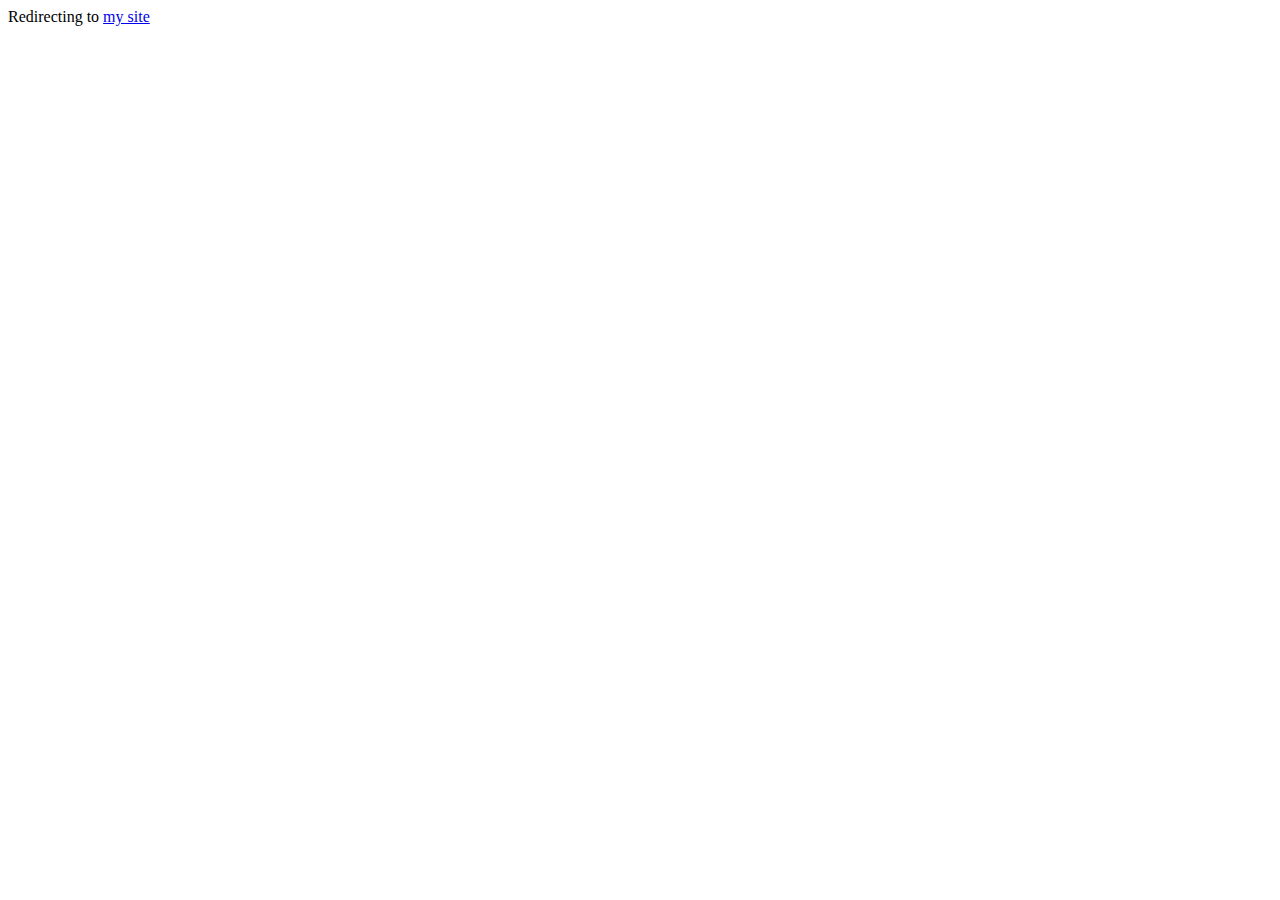
<file: index.html>
<html>
<head>
<title>Lucy R. Chai</title>
<meta http-equiv="refresh" content="1; URL=http://people.csail.mit.edu/lrchai/">
<meta name="keywords" content="automatic redirection">
</head>
<body>
Redirecting to
<a href="http://people.csail.mit.edu/lrchai/">my site</a>
</body>
</html>
</file>
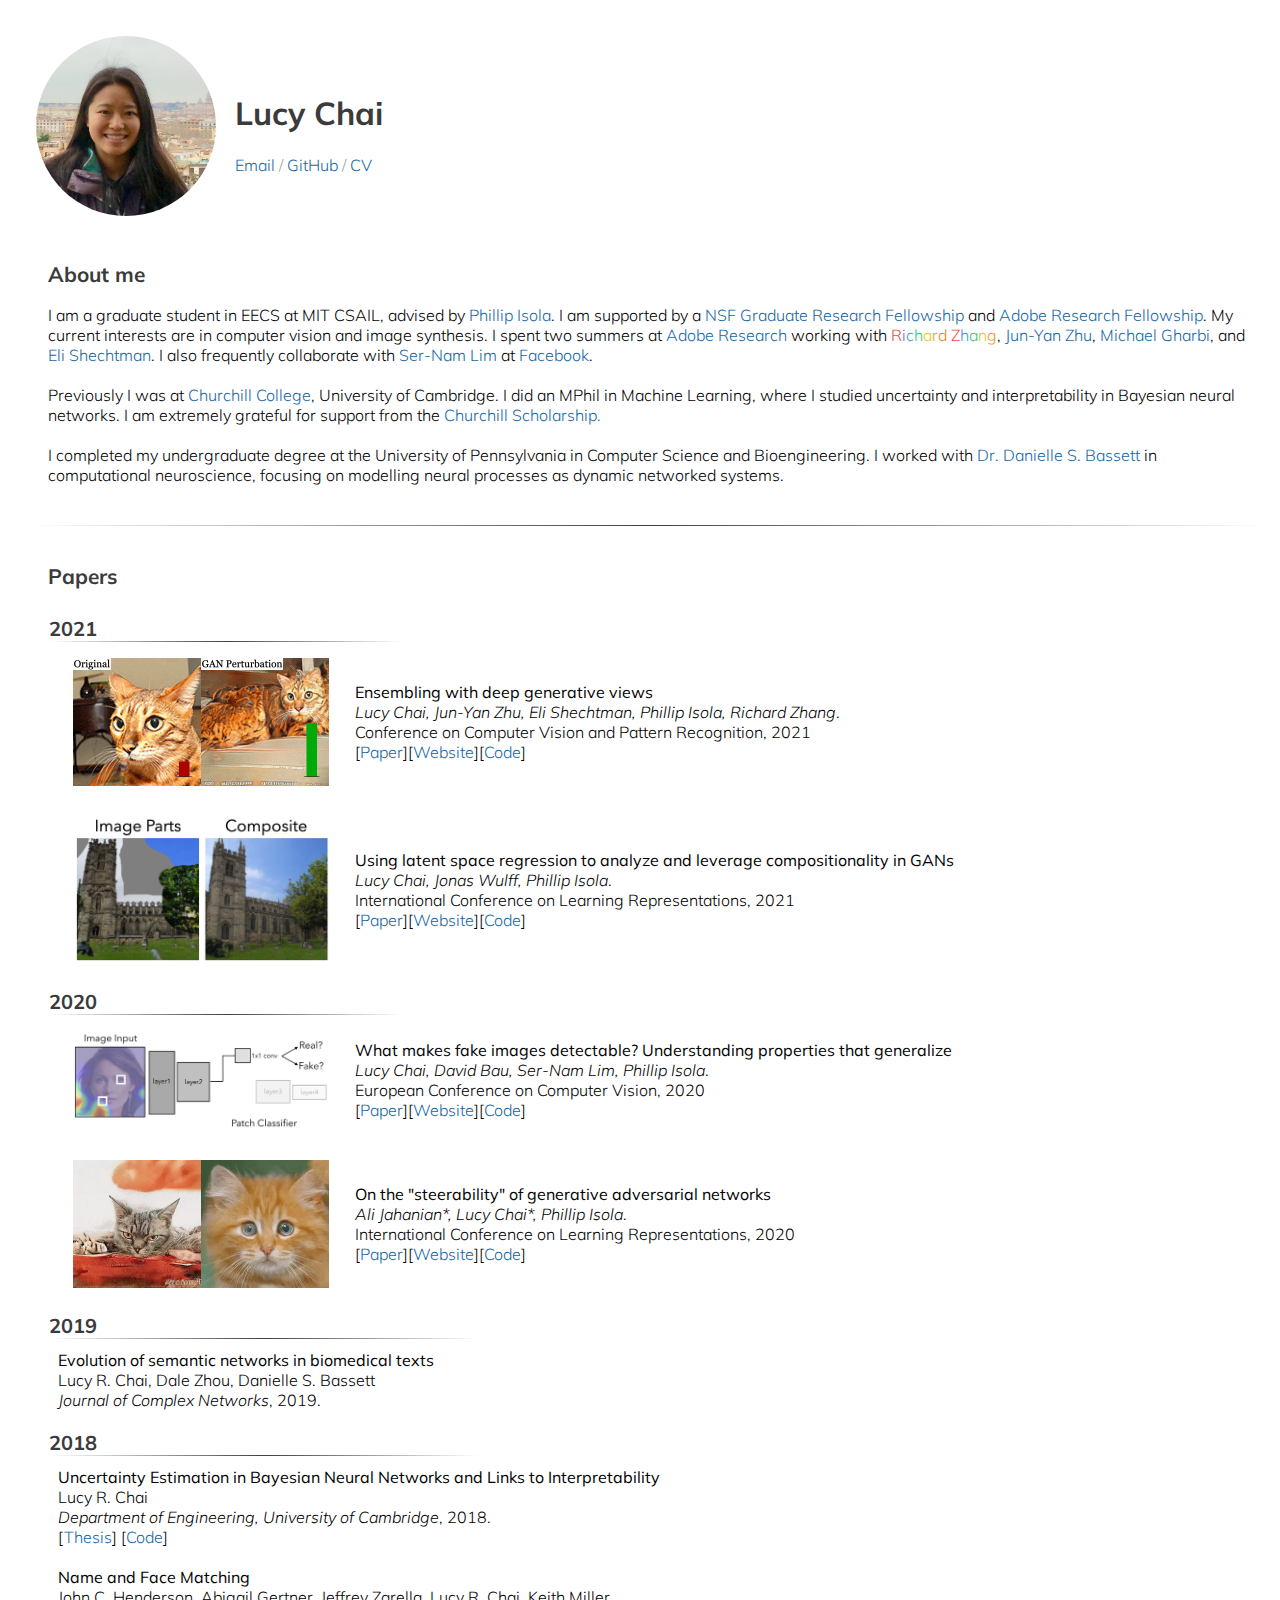
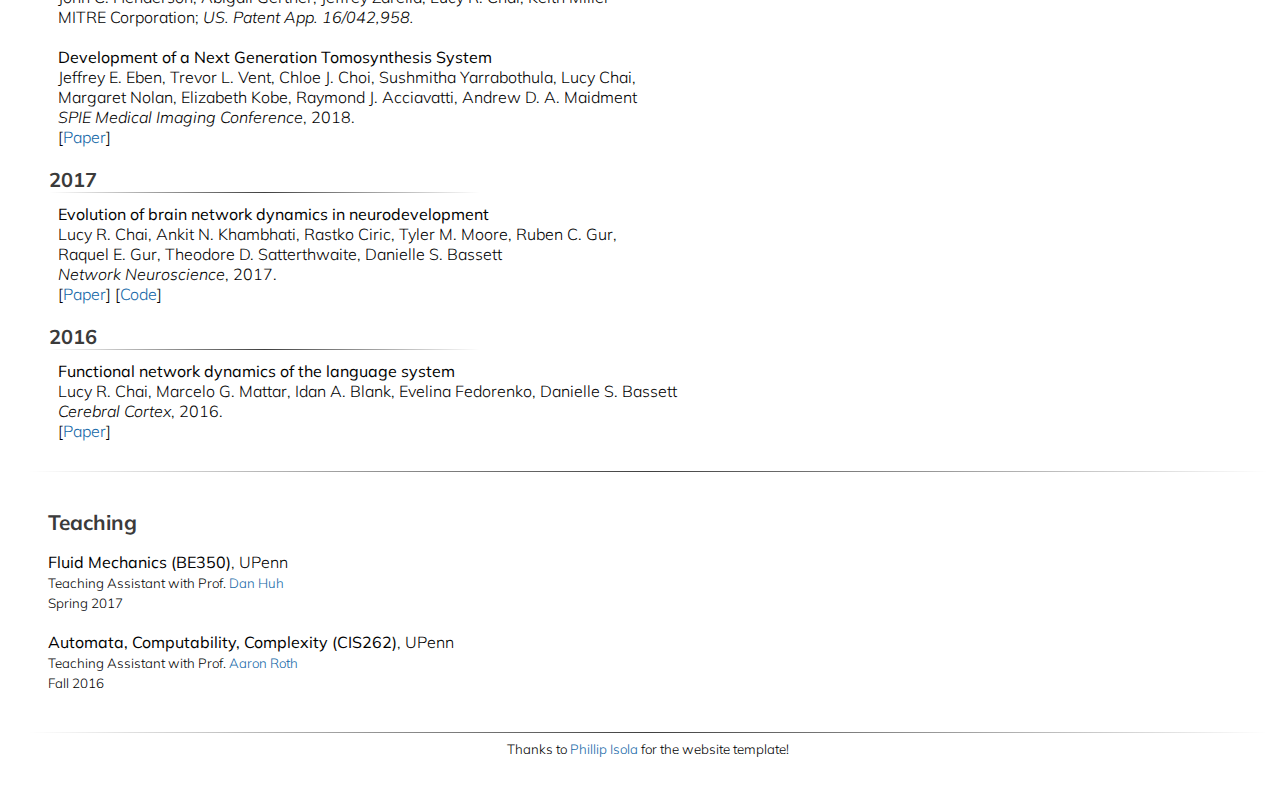
<file: website/index.html>
<!DOCTYPE HTML PUBLIC "-//W3C//DTD HTML 4.0//EN">
<html>
<head>

<title>Lucy Chai</title>
<!-- Global site tag (gtag.js) - Google Analytics -->
<script async src="https://www.googletagmanager.com/gtag/js?id=UA-141284368-1"></script>
<script>
  window.dataLayer = window.dataLayer || [];
  function gtag(){dataLayer.push(arguments);}
  gtag('js', new Date());

  gtag('config', 'UA-141284368-1');
</script>
<link href="https://fonts.googleapis.com/css?family=Muli:400,400i" rel="stylesheet">
<link href="css/stylesheet.css" rel="stylesheet">
</head>


<body>
	<div id="container">

	<div class='section_div'>
	<table id="personal_info">
	<tr>
	<td><img class="photo_of_me" src="img/photo.png" width=180px style="float:left; margin-right:15px"/></td>
	<td>
	<div id="DocInfo">
		<br>
		<h1>Lucy Chai</h1>
		<SCRIPT TYPE="text/javascript">
            <!-- 
            // protected email script by Joe Maller
            // JavaScripts available at http://www.joemaller.com
            // this script is free to use and distribute
            // but please credit me and/or link to my site

            emailE='&#109;&#105;&#116;&#046;&#101;&#100;&#117;'
            emailE=('&#108;&#114;&#099;&#104;&#097;&#105;' + '&#064;' + emailE)
            document.write('<a href="mailto:' + emailE + '">Email</a>')
             //-->
            </script>
            <NOSCRIPT>
                <em>Email address protected by JavaScript.<BR>
                Please enable JavaScript to contact me.</em>
            </NOSCRIPT> / 
		<a href="https://github.com/chail">GitHub</a> / <a href="files/cv_web.pdf">CV</a>
	</div><br>
	</td>
	</tr>
	</table>

<div class='section_div' id="about" style="white-space: normal">
	<h2>About me</h2>
	<p> 
	I am a graduate student in EECS at MIT CSAIL, advised by <a href="http://web.mit.edu/phillipi/">Phillip Isola</a>. I am supported by a <a href="https://www.nsfgrfp.org/">NSF Graduate Research Fellowship</a> and <a href="https://research.adobe.com/fellowship/">Adobe Research Fellowship</a>. My current interests are in computer vision and image synthesis. I spent two summers at <a href="https://research.adobe.com/">Adobe Research</a> working with <a href='https://richzhang.github.io/'> <font color="#E74C3C">R</font><font color="#9B59B6">i</font><font color="#3498DB">c</font><font color="#2ECC71">h</font><font color="#F1C40F">a</font><font color="#F39C12">r</font><font color="#E67E22">d</font><font color="#E74C3C"> Z</font><font color="#3498DB">h</font><font color="#2ECC71">a</font><font color="#F1C40F">n</font><font color="#F39C12">g</font></a>, <a href="https://www.cs.cmu.edu/~junyanz/">Jun-Yan Zhu</a>, <a href="http://mgharbi.com/"</a>Michael Gharbi</a>, and <a href="https://research.adobe.com/person/eli-shechtman/">Eli Shechtman</a>. I also frequently collaborate with <a href="https://ai.facebook.com/people/ser-nam-lim/">Ser-Nam Lim</a> at <a href="https://ai.facebook.com/">Facebook</a>.
	<!-- I am currently studying topics in generative modeling, computer vision, machine learning, and cognitive science. -->

	</p>
	<p> Previously I was at <a href="https://www.chu.cam.ac.uk/">Churchill College</a>, University of Cambridge. I did an MPhil in Machine Learning, where I studied uncertainty and interpretability in Bayesian neural networks. I am extremely grateful for support from the <a href="http://www.winstonchurchillfoundation.org/scholarship.html">Churchill Scholarship.</a>
	</p>
	<p>
 I completed my undergraduate degree at the University of Pennsylvania in Computer Science and Bioengineering. I worked with <a href="https://www.danisbassett.com/">Dr. Danielle S. Bassett</a> in computational neuroscience, focusing on modelling neural processes as dynamic networked systems.
	</p>
	</div>
	<hr>


	<div class='section_div' id="papers">

	<h2>Papers</h2>

<!-- 	<table class="pub_table">
	<tr><td class="year_heading">Preprints<hr class="year_hr_wteaser"></td></tr>
	<tr>
		<td class="pub_td1"><div class="teaser_img_div"><a href="https://ali-design.github.io/gan_steerability/"><img class="teaser_img" src="papers/steerability.gif"/></a></div></td>
		<td class="pub_td2"><b>On the "steerability" of generative adversarial networks
</b><br><i>Ali Jahanian*, Lucy Chai*, Phillip Isola</i>.<br>[<a href="https://arxiv.org/abs/1907.07171">Paper</a>][<a href="https://ali-design.github.io/gan_steerability/">Website</a>][<a href="https://github.com/ali-design/gan_steerability">Code</a>]
	</td>
	</tr>

	</table>
	 -->
	<table class="pub_table">
	<tr><td class="year_heading">2021<hr class="year_hr_wteaser"></td></tr>
	<tr>
		<td class="pub_td1"><div class="teaser_img_div"><a><img class="teaser_img" src="teasers/gan_ensembling.gif"/></a></div></td>
		<td class="pub_td2"><b>Ensembling with deep generative views
		</b><br><i>Lucy Chai, Jun-Yan Zhu, Eli Shechtman, Phillip Isola, Richard Zhang</i>.
		<br>Conference on Computer Vision and Pattern Recognition, 2021
		<br>[<a href="http://arxiv.org/abs/2104.14551">Paper</a>][<a href="https://chail.github.io/gan-ensembling/">Website</a>][<a href="https://github.com/chail/gan-ensembling">Code</a>]
		</td>
	</tr>
	<tr>
		<td class="pub_td1"><div class="teaser_img_div"><a><img class="teaser_img" src="teasers/latent_composition_initial.png"/></a></div></td>
		<td class="pub_td2"><b>Using latent space regression to analyze and leverage compositionality in GANs
		</b><br><i>Lucy Chai, Jonas Wulff, Phillip Isola</i>.
		<br>International Conference on Learning Representations, 2021
		<br>[<a href="https://arxiv.org/abs/2103.10426">Paper</a>][<a href="https://chail.github.io/latent-composition/">Website</a>][<a href="https://github.com/chail/latent-composition">Code</a>]
		</td>
	</tr>
	<tr><td class="year_heading">2020<hr class="year_hr_wteaser"></td></tr>
	<tr>
		<td class="pub_td1"><div class="teaser_img_div"><a href="https://github.com/chail/patch-forensics"><img class="teaser_img" src="teasers/patch_forensics_teaser.jpg"/></a></div></td>
		<td class="pub_td2"><b>What makes fake images detectable? Understanding properties that generalize
		</b><br><i>Lucy Chai, David Bau, Ser-Nam Lim, Phillip Isola</i>.
		<br>European Conference on Computer Vision, 2020
		<br>[<a href="http://arxiv.org/abs/2008.10588">Paper</a>][<a href="https://chail.github.io/patch-forensics/">Website</a>][<a href="https://github.com/chail/patch-forensics">Code</a>]
	</td>
	</tr>
	<tr>
		<td class="pub_td1"><div class="teaser_img_div"><a href="https://ali-design.github.io/gan_steerability/"><img class="teaser_img" src="teasers/steerability.gif"/></a></div></td>
		<td class="pub_td2"><b>On the "steerability" of generative adversarial networks
</b><br><i>Ali Jahanian*, Lucy Chai*, Phillip Isola</i>.
		<br>International Conference on Learning Representations, 2020<br>
		[<a href="https://arxiv.org/abs/1907.07171">Paper</a>][<a href="https://ali-design.github.io/gan_steerability/">Website</a>][<a href="https://github.com/ali-design/gan_steerability">Code</a>]
	</td>
	</tr>

	</table>
	

	<table class="pub_table">
	<tr><td class="year_heading">2019<hr class="year_hr"></td></tr>
	<tr>
		<td class="pub_td2"><b>Evolution of semantic networks in biomedical texts</b><br>Lucy R. Chai, Dale Zhou, Danielle S. Bassett<br><i>Journal of Complex Networks</i>, 2019.<br>
	</td></tr>

	<tr><td class="year_heading">2018<hr class="year_hr"></td></tr>
	<tr>
		<td class="pub_td2"><b>Uncertainty Estimation in Bayesian Neural Networks and Links to Interpretability</b><br>Lucy R. Chai<br><i>Department of Engineering, University of Cambridge</i>, 2018.<br>
			[<a href="files/Chai_thesis.pdf">Thesis</a>] [<a href="https://github.com/chail/InterpretableBayesianUncertainty">Code</a>]
	</td></tr>
	
	<tr>
	<td class="pub_td2"><b>Name and Face Matching</b><br>John C. Henderson, Abigail Gertner, Jeffrey Zarella, Lucy R. Chai, Keith Miller<br>MITRE Corporation; <i>US. Patent App. 16/042,958.</i><br>
	</td></tr>

	<tr>
	<td class="pub_td2"><b>Development of a Next Generation Tomosynthesis System</b><br> Jeffrey E. Eben, Trevor L. Vent, Chloe J. Choi, Sushmitha Yarrabothula, Lucy Chai, <br>Margaret Nolan, Elizabeth Kobe, Raymond J. Acciavatti, Andrew D. A. Maidment <br><i>SPIE Medical Imaging Conference</i>, 2018.<br>
		[<a href="https://www.spiedigitallibrary.org/conference-proceedings-of-spie/10573/105735Q/Development-of-a-next-generation-tomosynthesis-system/10.1117/12.2294931.full">Paper</a>]
	</td></tr>

	<tr><td class="year_heading">2017<hr class="year_hr"></td></tr>
	<tr>
		<td class="pub_td2"><b>Evolution of brain network dynamics in neurodevelopment</b><br>Lucy R. Chai, Ankit N. Khambhati, Rastko Ciric, Tyler M. Moore, Ruben C. Gur, <br>Raquel E. Gur, Theodore D. Satterthwaite, Danielle S. Bassett<br><i>Network Neuroscience</i>, 2017.<br>
			[<a href="https://www.mitpressjournals.org/doi/full/10.1162/NETN_a_00001">Paper</a>] [<a href="https://github.com/chail/NMF_neurodevelopment">Code</a>]
	</td></tr>
	<tr><td class="year_heading">2016<hr class="year_hr"></td></tr>

	<tr>
		<td class="pub_td2"><b>Functional network dynamics of the language system</b><br>Lucy R. Chai, Marcelo G. Mattar, Idan A. Blank, Evelina Fedorenko, Danielle S. Bassett<br><i>Cerebral Cortex</i>, 2016.<br>
			[<a href="https://academic.oup.com/cercor/article/26/11/4148/2374068">Paper</a>] 
		</td></tr>

	</table>

	</div>
	<hr>
	<div class='section_div' id="teaching">
<h2>Teaching</h2>
<span style="font-size: 12pt;">
	<b>Fluid Mechanics (BE350)</b>, UPenn<br>
	<span style="font-size: 10pt;">
		Teaching Assistant with Prof. <a href="https://www.seas.upenn.edu/directory/profile.php?ID=186">Dan Huh</a> <br>
		Spring 2017<br><br>
	<span style="font-size: 12pt;">
	<b>Automata, Computability, Complexity (CIS262)</b>, UPenn<br>
	<span style="font-size: 10pt;">
		Teaching Assistant with Prof. <a href="https://cis.upenn.edu/~aaroth/">Aaron Roth</a> <br>
		Fall 2016<br><br>
	</div>

	<hr>
	<div style="font-size: 10pt; text-align: center;">
		Thanks to <a href="http://web.mit.edu/phillipi/">Phillip Isola</a> for the website template! 
	</div>
</div>
</body>

</html>
</file>
<file: website/css/stylesheet.css>
body
{
	width:100%;
	text-align: center;
	font-family: 'Muli', -apple-system, BlinkMacSystemFont, 'Segoe UI', Roboto, 'Helvetica Neue', Arial, sans-serif, 'Apple Color Emoji', 'Segoe UI Emoji', 'Segoe UI Symbol', 'Noto Color Emoji';
	font-weight: 300;
	font-size:16px;
	background-color: #FFF;
	display: -webkit-flex; /* Safari */
	-webkit-flex-wrap: wrap; /* Safari 6.1+ */
	display: flex;
	flex-wrap: wrap;
}
hr
{
	border: 0;
	height: 1px;
	background-image: linear-gradient(to right, rgba(0, 0, 0, 0), rgba(0, 0, 0, 0.75), rgba(0, 0, 0, 0));
}
hr.year_hr
{
	width:40%;
	margin:0px;
}
hr.year_hr_wteaser
{
	width:120%;
	margin:0px;
}
table
{
	padding: 5px;
}

table.pub_table,td.pub_td2,td.pub_td1
{
	border-collapse: collapse;
	border-bottom: 0px solid #9B9B9B;
	padding-bottom: 10px;
	padding-top: 10px;
	padding-left: 10px;
	width: 90%;
}
td.pub_td1
{
	width: 10%;
}
td.pub_td2
{
	width: 80%;
}
td.year_heading
{
	color: #3B3B3B;
	font-weight: 700;
	font-size:20px;
	padding-top:10px;
}
tr {
	background-color: #FFF;
}

div#container
{
	margin-left: auto;
	margin-right: auto;
	width: 100%;
	text-align: left;
	position: relative;
	background-color: #FFF;
}
div#DocInfo
{
	color: #9B9B9B;
	height: 128px;
}
h4,h3,h2,h1
{
	color: #3B3B3B;
}
h2
{
	font-size:130%;
}
p
{
	color: #000;
	margin-bottom: 20px;
}
p.caption
{
	color: #9B9B9B;
	text-align: left;
	width: 600px;
	font:11px helvetica,sans-serif;
}
p.caption2
{
	color: #9B9B9B;
	text-align: left;
	width: 800px;
	font:11px helvetica,sans-serif;
}
#header_img
{
	position: absolute;
	top: 0px; right: 0px;
}
a:link,a:visited
{
	color: #1367a7;
	text-decoration: none;
}
.section_div {
	background-color: #FFF;
	padding: 10px 10px 10px 10px;
	margin: 10px 10px 10px 10px;
	//border: 1px solid #AAA;
}
body {
	background-color: #FFF;
}
#personal_info {
	background-color: #FFF;
}
img.teaser_img {
	width: 256px;
	display: block;
	margin-left: auto;
	margin-right: auto;
	margin-top: 5px;
	margin-bottom: 5px;
	border: 0px solid black
}
img.photo_of_me {
	border-radius: 50%;;
}
div.teaser_img_div {
	width: 286px;
}
</file>
